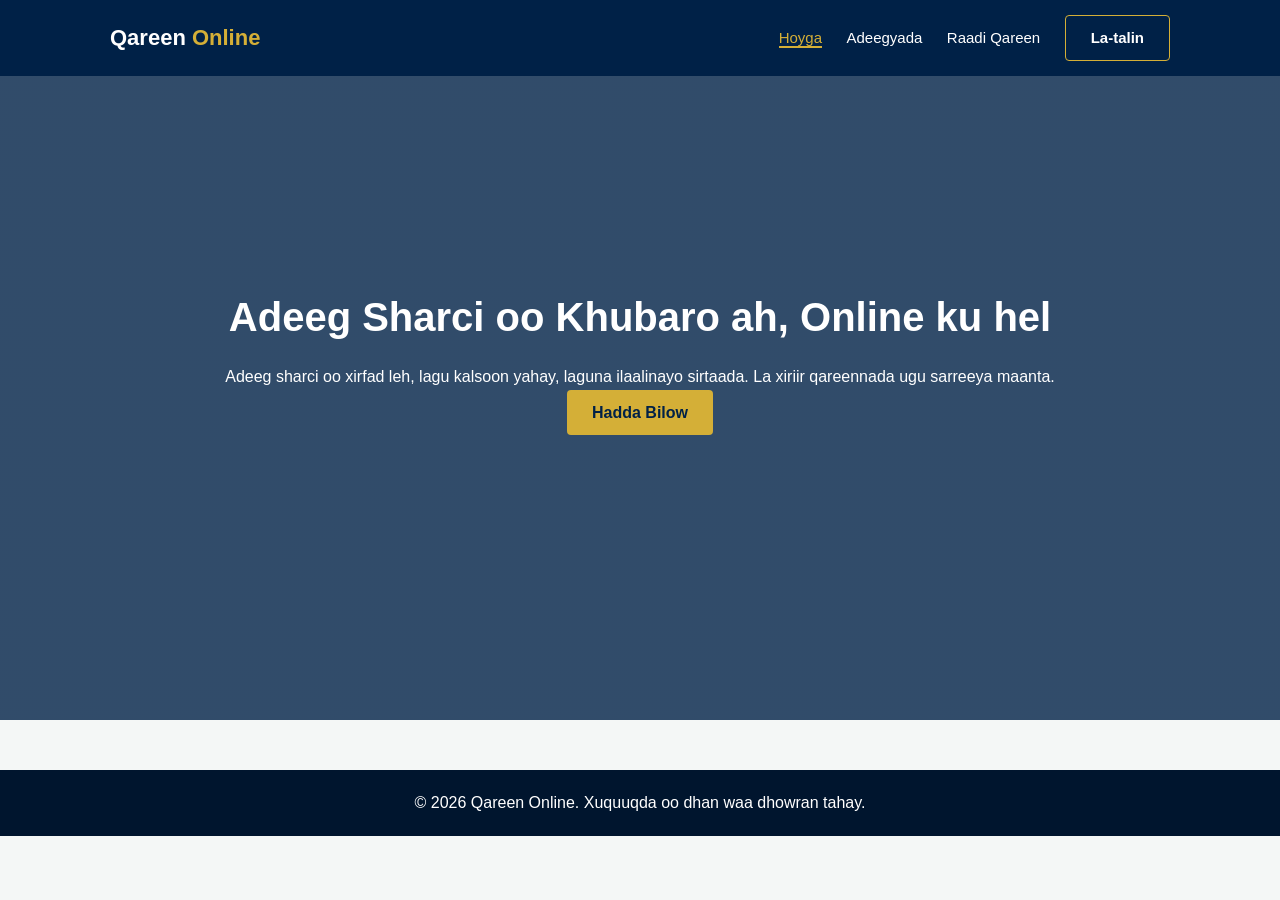
<file: index.html>
<!DOCTYPE html>
<html lang="so">
<head>
    <meta charset="UTF-8">
    <meta name="viewport" content="width=device-width, initial-scale=1.0">
    <title>Qareen Online | Hoyga</title>
    <link rel="stylesheet" href="style.css">
    <link rel="stylesheet" href="https://cdnjs.cloudflare.com/ajax/libs/font-awesome/6.4.0/css/all.min.css">
</head>
<body>
    <nav class="navbar">
        <div class="container">
            <a href="index.html" class="logo">Qareen <span>Online</span></a>
            <div class="nav-links">
                <a href="index.html" class="active">Hoyga</a>
                <a href="adeegyada.html">Adeegyada</a>
                <a href="qareennada.html">Raadi Qareen</a>
                <a href="xiriir.html" class="btn btn-outline">La-talin</a>
            </div>
        </div>
    </nav>

    <header class="hero">
        <div class="container hero-content">
            <h1>Adeeg Sharci oo Khubaro ah, Online ku hel</h1>
            <p>Adeeg sharci oo xirfad leh, lagu kalsoon yahay, laguna ilaalinayo sirtaada. La xiriir qareennada ugu sarreeya maanta.</p>
            <a href="xiriir.html" class="btn btn-primary">Hadda Bilow</a>
        </div>
    </header>

    <footer>
        <div class="container">
            <p>&copy; 2026 Qareen Online. Xuquuqda oo dhan waa dhowran tahay.</p>
        </div>
    </footer>
</body>
</html>
</file>
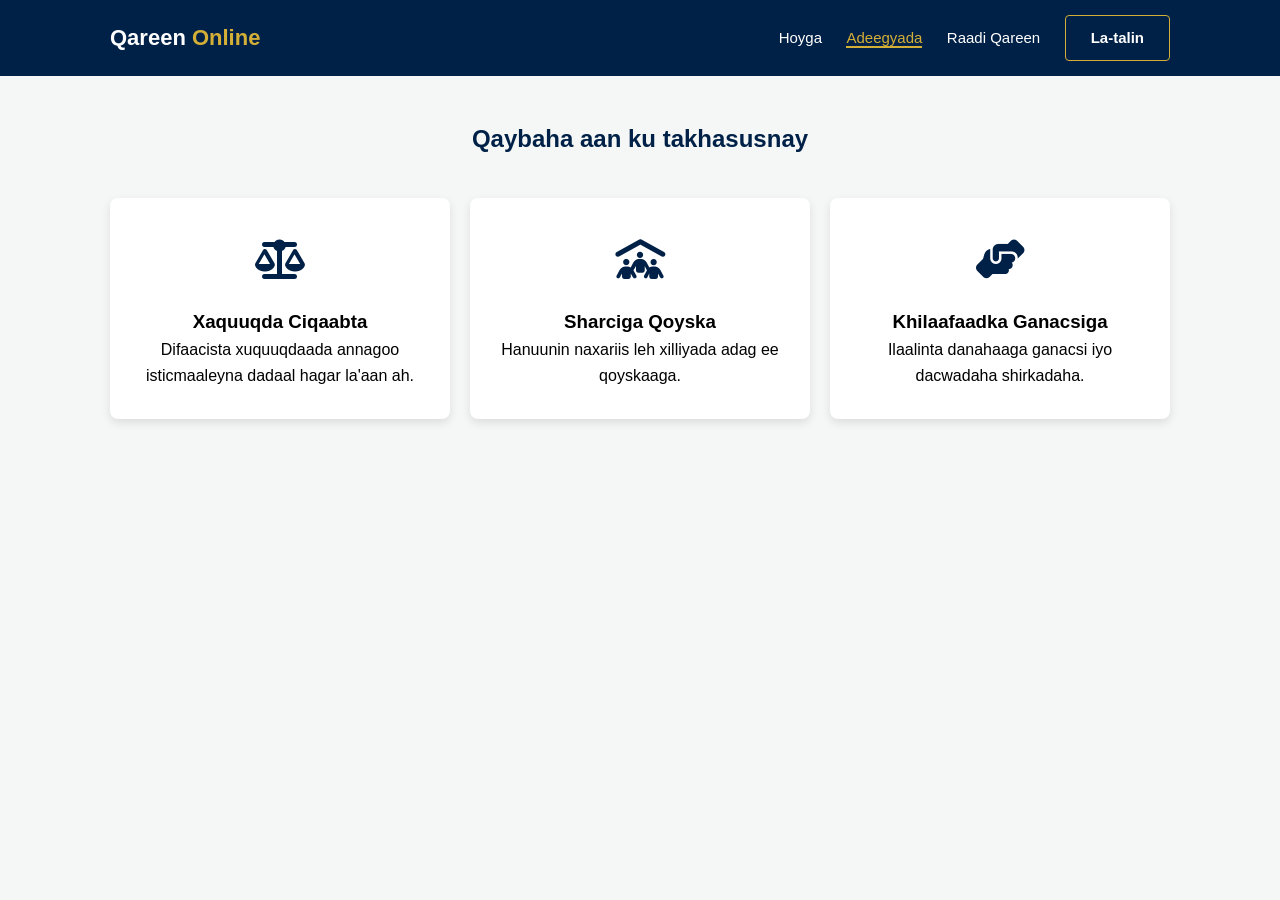
<file: adeegyada.html>
<!DOCTYPE html>
<html lang="so">
<head>
    <meta charset="UTF-8">
    <title>Adeegyada | Qareen Online</title>
    <link rel="stylesheet" href="style.css">
    <link rel="stylesheet" href="https://cdnjs.cloudflare.com/ajax/libs/font-awesome/6.4.0/css/all.min.css">
</head>
<body>
    <nav class="navbar">
        <div class="container">
            <a href="index.html" class="logo">Qareen <span>Online</span></a>
            <div class="nav-links">
                <a href="index.html">Hoyga</a>
                <a href="adeegyada.html" class="active">Adeegyada</a>
                <a href="qareennada.html">Raadi Qareen</a>
                <a href="xiriir.html" class="btn btn-outline">La-talin</a>
            </div>
        </div>
    </nav>

    <section class="practice-areas" style="padding-top: 120px;">
        <div class="container">
            <h2 class="section-title">Qaybaha aan ku takhasusnay</h2>
            <div class="cards-grid">
                <div class="card">
                    <div class="icon-wrapper"><i class="fas fa-scale-balanced"></i></div>
                    <h3>Xaquuqda Ciqaabta</h3>
                    <p>Difaacista xuquuqdaada annagoo isticmaaleyna dadaal hagar la'aan ah.</p>
                </div>
                <div class="card">
                    <div class="icon-wrapper"><i class="fas fa-people-roof"></i></div>
                    <h3>Sharciga Qoyska</h3>
                    <p>Hanuunin naxariis leh xilliyada adag ee qoyskaaga.</p>
                </div>
                <div class="card">
                    <div class="icon-wrapper"><i class="fas fa-handshake-angle"></i></div>
                    <h3>Khilaafaadka Ganacsiga</h3>
                    <p>Ilaalinta danahaaga ganacsi iyo dacwadaha shirkadaha.</p>
                </div>
            </div>
        </div>
    </section>
</body>
</html>
</file>
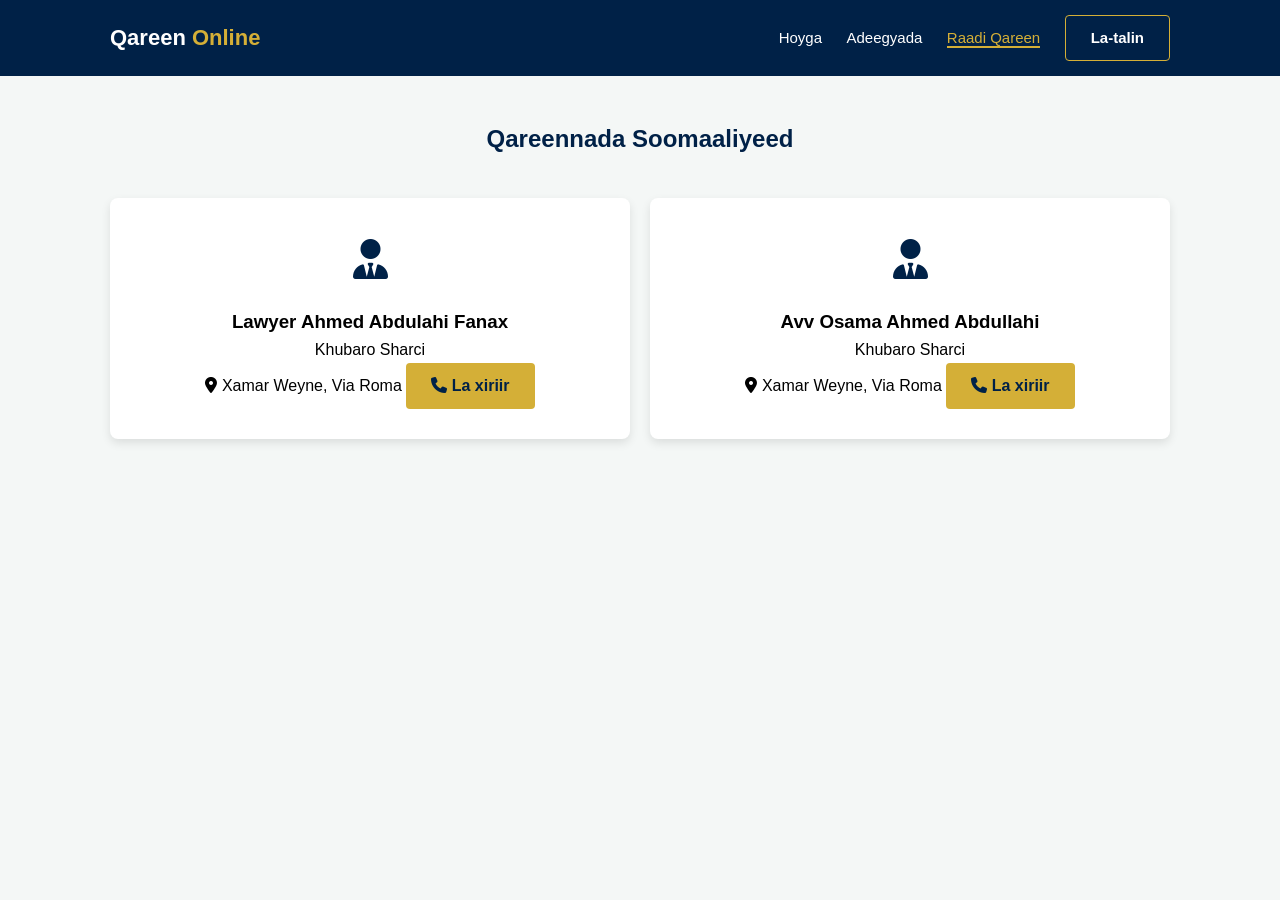
<file: qareenada.html>
<!DOCTYPE html>
<html lang="so">
<head>
    <meta charset="UTF-8">
    <title>Qareennada | Qareen Online</title>
    <link rel="stylesheet" href="style.css">
    <link rel="stylesheet" href="https://cdnjs.cloudflare.com/ajax/libs/font-awesome/6.4.0/css/all.min.css">
</head>
<body>
    <nav class="navbar">
        <div class="container">
            <a href="index.html" class="logo">Qareen <span>Online</span></a>
            <div class="nav-links">
                <a href="index.html">Hoyga</a>
                <a href="adeegyada.html">Adeegyada</a>
                <a href="qareennada.html" class="active">Raadi Qareen</a>
                <a href="xiriir.html" class="btn btn-outline">La-talin</a>
            </div>
        </div>
    </nav>

    <section class="lawyers-section" style="padding-top: 120px;">
        <div class="container">
            <h2 class="section-title">Qareennada Soomaaliyeed</h2>
            <div class="cards-grid">
                <div class="card lawyer-card">
                    <div class="icon-wrapper"><i class="fas fa-user-tie"></i></div>
                    <h3>Lawyer Ahmed Abdulahi Fanax</h3>
                    <p>Khubaro Sharci</p>
                    <span class="location"><i class="fas fa-location-dot"></i> Xamar Weyne, Via Roma</span>
                    <a href="tel:+252615251926" class="btn btn-primary"><i class="fas fa-phone"></i> La xiriir</a>
                </div>
                <div class="card lawyer-card">
                    <div class="icon-wrapper"><i class="fas fa-user-tie"></i></div>
                    <h3>Avv Osama Ahmed Abdullahi</h3>
                    <p>Khubaro Sharci</p>
                    <span class="location"><i class="fas fa-location-dot"></i> Xamar Weyne, Via Roma</span>
                    <a href="tel:+252617004861" class="btn btn-primary"><i class="fas fa-phone"></i> La xiriir</a>
                </div>
            </div>
        </div>
    </section>
</body>
</html>
</file>
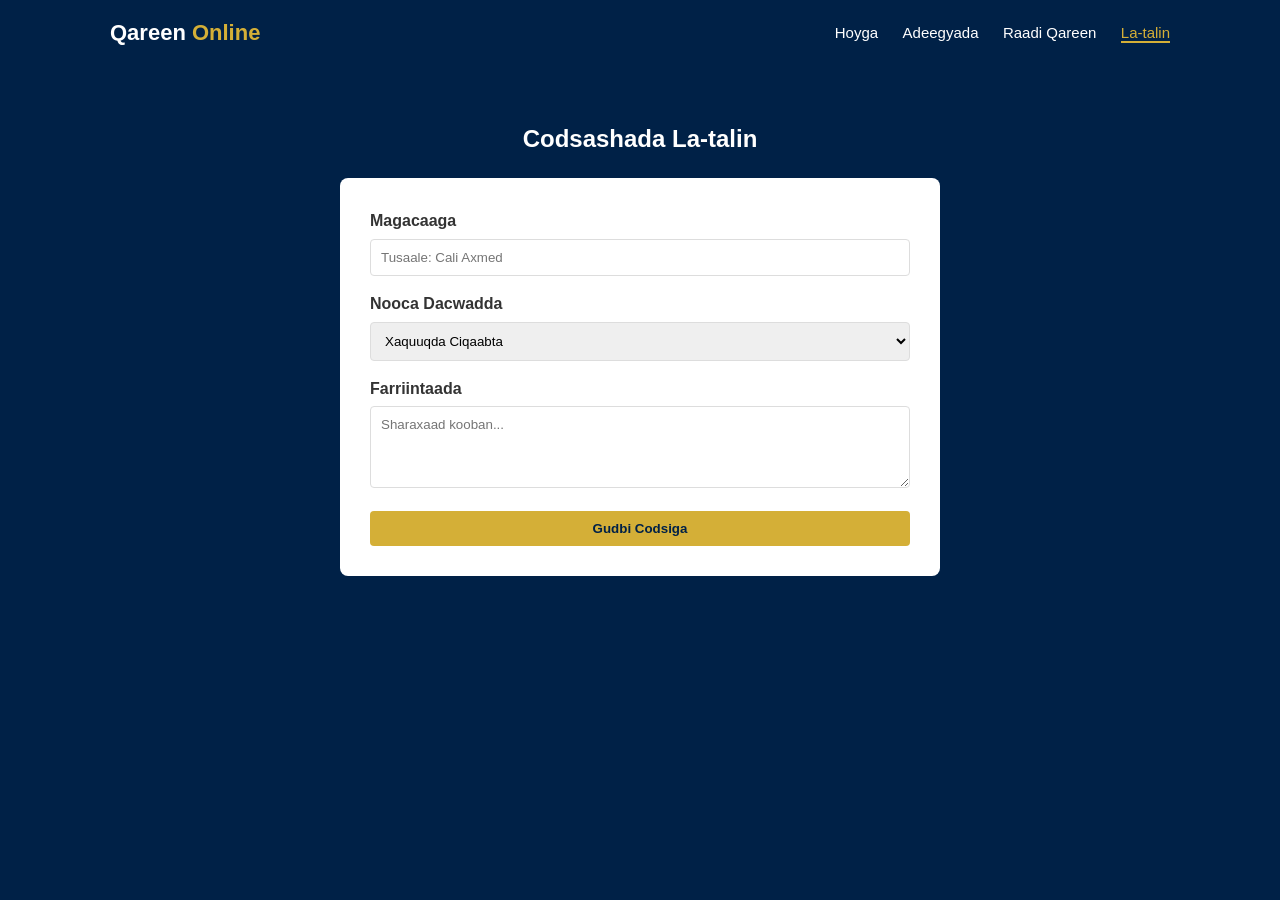
<file: xiriir.html>
<!DOCTYPE html>
<html lang="so">
<head>
    <meta charset="UTF-8">
    <title>La-talin | Qareen Online</title>
    <link rel="stylesheet" href="style.css">
    <link rel="stylesheet" href="https://cdnjs.cloudflare.com/ajax/libs/font-awesome/6.4.0/css/all.min.css">
</head>
<body>
    <nav class="navbar">
        <div class="container">
            <a href="index.html" class="logo">Qareen <span>Online</span></a>
            <div class="nav-links">
                <a href="index.html">Hoyga</a>
                <a href="adeegyada.html">Adeegyada</a>
                <a href="qareennada.html">Raadi Qareen</a>
                <a href="xiriir.html" class="active">La-talin</a>
            </div>
        </div>
    </nav>

    <section class="booking-section" style="padding-top: 120px; min-height: 100vh;">
        <div class="container">
            <div class="booking-form-wrapper" style="max-width: 600px; margin: 0 auto;">
                <h2 style="text-align: center; margin-bottom: 20px; color: white;">Codsashada La-talin</h2>
                <form class="booking-form">
                    <div class="form-group">
                        <label>Magacaaga</label>
                        <input type="text" id="magaca" placeholder="Tusaale: Cali Axmed" required>
                    </div>
                    <div class="form-group">
                        <label>Nooca Dacwadda</label>
                        <select id="dacwadda" required>
                            <option value="criminal">Xaquuqda Ciqaabta</option>
                            <option value="family">Sharciga Qoyska</option>
                            <option value="business">Khilaafaadka Ganacsiga</option>
                        </select>
                    </div>
                    <div class="form-group">
                        <label>Farriintaada</label>
                        <textarea id="farriinta" rows="4" placeholder="Sharaxaad kooban..." required></textarea>
                    </div>
                    <button type="submit" class="btn btn-primary btn-block" style="width: 100%;">Gudbi Codsiga</button>
                </form>
            </div>
        </div>
    </section>

    

    <script src="script.js"></script>
</body>
</html>
</file>
<file: style.css>
:root {
    --primary: #002147;
    --gold: #D4AF37;
    --white: #ffffff;
    --bg: #f4f7f6;
}

* { margin: 0; padding: 0; box-sizing: border-box; font-family: 'Inter', sans-serif; }

body { background-color: var(--bg); line-height: 1.6; }

.container { max-width: 1100px; margin: 0 auto; padding: 0 20px; }

.navbar { background: var(--primary); padding: 15px 0; position: fixed; width: 100%; top: 0; z-index: 1000; }
.navbar .container { display: flex; justify-content: space-between; align-items: center; }
.logo { color: white; font-size: 22px; text-decoration: none; font-weight: bold; }
.logo span { color: var(--gold); }
.nav-links a { color: white; text-decoration: none; margin-left: 20px; font-size: 15px; }
.nav-links a.active { color: var(--gold); border-bottom: 2px solid var(--gold); }

.hero { height: 80vh; background: linear-gradient(rgba(0,33,71,0.8), rgba(0,33,71,0.8)), url('https://images.unsplash.com/photo-1589829545856-d10d557cf95f?q=80&w=2070'); background-size: cover; display: flex; align-items: center; text-align: center; color: white; }
.hero h1 { font-size: 40px; margin-bottom: 15px; width: 100%; }

.section-title { text-align: center; margin-bottom: 40px; color: var(--primary); }

.cards-grid { display: grid; grid-template-columns: repeat(auto-fit, minmax(280px, 1fr)); gap: 20px; }
.card { background: white; padding: 30px; border-radius: 8px; text-align: center; box-shadow: 0 4px 10px rgba(0,0,0,0.1); }
.icon-wrapper { font-size: 40px; color: var(--primary); margin-bottom: 15px; }

.btn { padding: 10px 25px; border-radius: 4px; text-decoration: none; font-weight: bold; display: inline-block; }
.btn-primary { background: var(--gold); color: var(--primary); border: none; }
.btn-outline { border: 1px solid var(--gold); color: var(--gold); }

.booking-section { background: var(--primary); color: white; }
.booking-form { background: white; padding: 30px; border-radius: 8px; color: #333; }
.form-group { margin-bottom: 15px; }
.form-group label { display: block; margin-bottom: 5px; font-weight: bold; }
.form-group input, .form-group select, .form-group textarea { width: 100%; padding: 10px; border: 1px solid #ddd; border-radius: 4px; }

footer { background: #00152e; color: white; padding: 20px 0; text-align: center; margin-top: 50px; }
</file>
